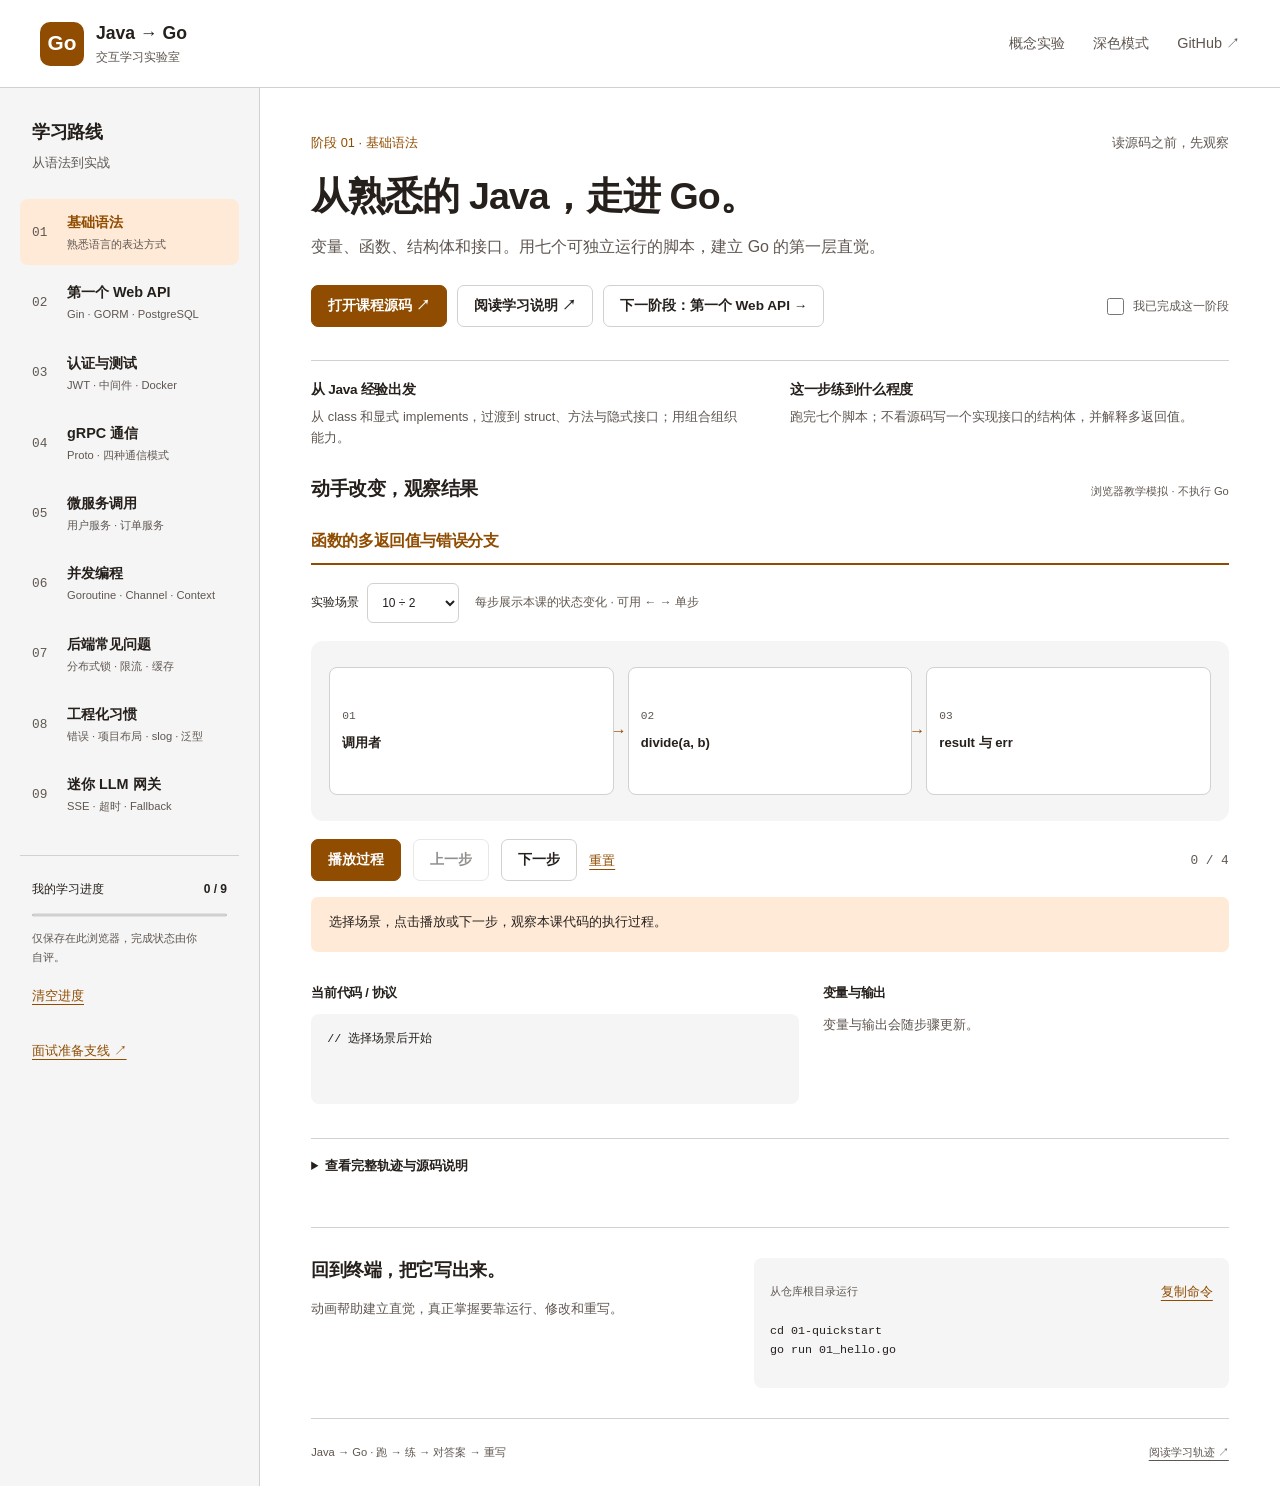
<file: web/index.html>
<!doctype html>
<html lang="zh-CN">
<head>
  <meta charset="utf-8"><meta name="viewport" content="width=device-width, initial-scale=1">
  <title>Java → Go · 交互学习实验室</title>
  <meta name="description" content="面向 Java 开发者的 Go 交互学习实验室。九阶段课程各有对应实验：函数、API、JWT、gRPC、微服务、Channel、限流、错误链、SSE，连接真实源码与练习。">
  <link rel="canonical" href="https://hwj123hwj.github.io/go-learning-for-java-dev/">
  <meta name="theme-color" content="#97502e">
  <meta property="og:title" content="Java → Go · 交互学习实验室">
  <meta property="og:description" content="面向 Java 开发者的 Go 交互学习实验室。九阶段课程各有对应实验：函数、API、JWT、gRPC、微服务、Channel、限流、错误链、SSE。">
  <meta property="og:type" content="website">
  <meta property="og:url" content="https://hwj123hwj.github.io/go-learning-for-java-dev/">
  <meta property="og:image" content="https://hwj123hwj.github.io/go-learning-for-java-dev/og-card.png">
  <meta property="og:image:width" content="1200">
  <meta property="og:image:height" content="630">
  <meta name="twitter:card" content="summary_large_image">
  <link rel="apple-touch-icon" href="icon-192.png">
  <link rel="icon" href="favicon.svg" type="image/svg+xml"><link rel="manifest" href="manifest.webmanifest"><link rel="stylesheet" href="styles.css">
  <script>try{var t=localStorage.getItem('java-go-theme-v1');if(t==='dark'||t==='light')document.documentElement.dataset.theme=t}catch(e){}</script>
  <script type="module" src="app.mjs"></script>
</head>
<body>
<a class="skip" href="#lesson">跳到课程内容</a>
<header class="header"><a class="brand" href="#course-01"><span class="brand-symbol">Go</span><span>Java → Go <small>交互学习实验室</small></span></a><nav aria-label="主导航"><a href="#labs">概念实验</a><button id="theme-toggle" type="button" class="theme-toggle">深色模式</button><a href="https://github.com/hwj123hwj/go-learning-for-java-dev">GitHub ↗</a></nav></header>
<div class="workspace">
  <aside class="curriculum" aria-label="课程路线">
    <div class="sidebar-heading"><h2>学习路线</h2><span>从语法到实战</span></div>
    <div id="course-list"></div>
    <div class="progress-box"><label for="course-progress">我的学习进度 <strong id="progress-count">0 / 9</strong></label><progress id="course-progress" max="9" value="0"></progress><p id="storage-note">仅保存在此浏览器，完成状态由你自评。</p><button id="clear-progress" type="button" class="text-button">清空进度</button></div>
    <a class="branch-link" href="https://github.com/hwj123hwj/go-learning-for-java-dev/tree/main/interview-prep">面试准备支线 ↗</a>
  </aside>
  <main id="lesson">
    <section class="lesson-intro" aria-labelledby="lesson-title">
      <div class="lesson-topline"><span id="lesson-stage">阶段 01 · 基础语法</span><span class="reading-tag">读源码之前，先观察</span></div>
      <h1 id="lesson-title">从熟悉的 Java，走进 Go。</h1>
      <p id="lesson-description" class="lead">变量、函数、结构体和接口。用七个可独立运行的脚本，建立 Go 的第一层直觉。</p>
      <div class="lesson-actions"><a id="lesson-source" class="button primary" href="https://github.com/hwj123hwj/go-learning-for-java-dev/tree/main/01-quickstart">打开课程源码 ↗</a><a id="lesson-exercises" class="button" href="https://github.com/hwj123hwj/go-learning-for-java-dev/blob/main/01-quickstart/README.md">进入练习 ↗</a><a id="lesson-next" class="button" hidden>下一阶段 →</a><label class="completion"><input id="lesson-complete" type="checkbox">我已完成这一阶段</label></div>
    </section>
    <section class="lesson-notes" aria-label="本课学习要点"><div><h2>从 Java 经验出发</h2><p id="java-bridge"></p></div><div><h2>这一步练到什么程度</h2><p id="lesson-goal"></p></div></section>
    <section id="labs" class="labs" aria-labelledby="labs-title">
      <div class="section-title"><h2 id="labs-title">动手改变，观察结果</h2><span>浏览器教学模拟 · 不执行 Go</span></div>
      <h3 id="lab-title" class="course-lab-title">本课实验</h3>
      <div id="course-panel" aria-labelledby="lab-title" hidden>
        <div class="lab-toolbar"><label>实验场景 <select class="course-scenario"></select></label><span>每步展示本课的状态变化 · 可用 ← → 单步</span></div>
        <div class="course-diagram" aria-label="执行过程"></div>
        <div class="playback"><button type="button" class="button primary" data-action="play">播放过程</button><button type="button" class="button" data-action="previous">上一步</button><button type="button" class="button" data-action="next">下一步</button><button type="button" class="text-button" data-action="reset">重置</button><span class="course-frame-count"></span></div>
        <p class="course-frame-message lab-message" role="status"></p>
        <div class="course-details"><div><h3>当前代码 / 协议</h3><pre><code class="course-frame-code"></code></pre></div><div><h3>变量与输出</h3><dl class="course-values"></dl></div></div>
        <details class="explanation"><summary>查看完整轨迹与源码说明</summary><ol class="course-trace"></ol><p class="course-lab-note"></p><a class="course-lab-source">对照课程源码 ↗</a></details>
      </div>
      <div id="channel-panel" aria-labelledby="lab-title" hidden>
        <div class="lab-toolbar"><label>Channel 容量 <select id="capacity"><option value="0">0 · 无缓冲</option><option value="2" selected>2 · 有缓冲</option><option value="4">4 · 有缓冲</option></select></label><span id="channel-kind">缓冲区可容纳 2 个值</span><button id="channel-reset" class="text-button" type="button">重置实验</button></div>
        <div class="channel-stage" aria-label="发送者、Channel 和接收者状态">
          <div class="actor"><span class="actor-type">goroutine A</span><h3>发送者</h3><div id="sender-value" class="actor-value">准备发送 1</div><span id="sender-state" class="state">就绪</span><button id="send" type="button" class="button">发送一个值 →</button></div>
          <div class="channel-middle"><span class="connection-arrow" aria-hidden="true">→</span><div class="buffer-label"><code>ch := make(chan int, 2)</code></div><div id="buffer" class="buffer" aria-label="Channel 缓冲区"></div><div id="buffer-count">0 / 2 已使用</div><span class="connection-arrow" aria-hidden="true">→</span></div>
          <div class="actor"><span class="actor-type">goroutine B</span><h3>接收者</h3><div id="receiver-value" class="actor-value">尚未接收</div><span id="receiver-state" class="state">就绪</span><button id="receive" type="button" class="button">← 接收一个值</button></div>
        </div>
        <p id="channel-message" class="lab-message" role="status">先发送两次，再试着发送第三次。缓冲区满时会发生什么？</p>
        <div class="lab-footer"><button id="channel-close" type="button" class="text-button">关闭 Channel</button><span id="close-note">由发送方关闭；关闭后可以继续读完缓冲值。</span></div>
        <details class="explanation"><summary>为什么这和 Java 的队列不完全一样？</summary><p>有缓冲 Channel 可以类比有界 BlockingQueue，但容量为 0 时，发送与接收必须配对；它更接近一次交接。Channel 也有关闭语义：缓冲读完后返回零值与 ok=false。这个实验每侧只模拟一个 goroutine，一侧阻塞后不能继续执行下一次操作。</p><a href="https://github.com/hwj123hwj/go-learning-for-java-dev/blob/main/06-concurrency/03_channel/main.go">对照 03_channel/main.go ↗</a></details>
      </div>
      <div id="gateway-panel" aria-labelledby="lab-title" hidden>
        <div class="lab-toolbar"><label>上游 A 的行为 <select id="scenario"><option value="success">正常流式响应</option><option value="fallback">返回 503，切换 B</option><option value="invalid">返回 400，停止请求</option><option value="partial">输出后发生读错误</option><option value="cancel">客户端在流中取消</option></select></label><span>每一步对应一次链路状态变化 · 可用 ← → 单步</span></div>
        <div class="gateway-stage"><div class="route-node" data-node="client"><small>请求入口</small><h3>客户端</h3><span>POST /chat/completions</span></div><span class="route-arrow" aria-hidden="true">→</span><div class="route-node" data-node="proxy"><small>Chain.Stream</small><h3>Go 代理</h3><span>校验 · 转发 · Flush</span></div><span class="route-arrow" aria-hidden="true">→</span><div class="upstreams"><div class="route-node" data-node="a"><h3>上游 A</h3><span>首选</span></div><div class="route-node" data-node="b"><h3>上游 B</h3><span>备用</span></div></div></div>
        <div class="playback"><button id="play" class="button primary" type="button">播放过程</button><button id="step-back" class="button" type="button" disabled>上一步</button><button id="step" class="button" type="button">下一步</button><button id="gateway-reset" class="text-button" type="button">重置</button><span id="step-count">0 / 0</span></div>
        <p id="gateway-message" class="lab-message" role="status">选择场景后播放，或逐步查看。</p>
        <div class="stream-output"><div><h3>客户端收到的内容</h3><p id="stream-text">等待请求…</p><span id="stream-state">尚未发送</span></div><div><h3>事件轨迹</h3><ol id="trace"><li>点击“播放过程”开始。</li></ol></div></div>
        <details class="explanation"><summary>动画与本仓库的实现有什么对应关系？</summary><p>这里演示流式路径：A 返回可切换的错误（例如 503）时直接尝试 B，不在 A 上重试。400 是不可重试错误。进入流读取后产生的读错误会原样返回，不再 fallback；客户端取消会结束请求。非流式路径才会按 ATTEMPTS 在同一上游重试。本动画的“断流”特指读取返回错误，并不等同于所有提前 EOF 场景。</p><a href="https://github.com/hwj123hwj/go-learning-for-java-dev/blob/main/09-streaming-proxy/internal/provider/chain.go">对照 provider/chain.go ↗</a></details>
      </div>
    </section>
    <section class="practice" aria-labelledby="practice-title"><div><h2 id="practice-title">回到终端，把它写出来。</h2><p id="practice-description">动画帮助建立直觉，真正掌握要靠运行、修改和重写。</p><a id="solution-link" href="https://github.com/hwj123hwj/go-learning-for-java-dev/blob/main/06-concurrency/SOLUTIONS.md">完成练习后再看答案 ↗</a></div><div class="command-panel"><div><span>从仓库根目录运行</span><button id="copy-command" type="button" class="text-button">复制命令</button></div><pre><code id="lesson-command"></code></pre><p id="copy-status" role="status"></p></div></section>
    <footer>Java → Go · 跑 → 练 → 对答案 → 重写 <a href="https://github.com/hwj123hwj/go-learning-for-java-dev/blob/main/JOURNEY.md">阅读学习轨迹 ↗</a></footer>
  </main>
</div>
<noscript>交互实验需要 JavaScript。<a href="https://github.com/hwj123hwj/go-learning-for-java-dev">打开完整课程与源码</a>。</noscript>
</body></html>
</file>
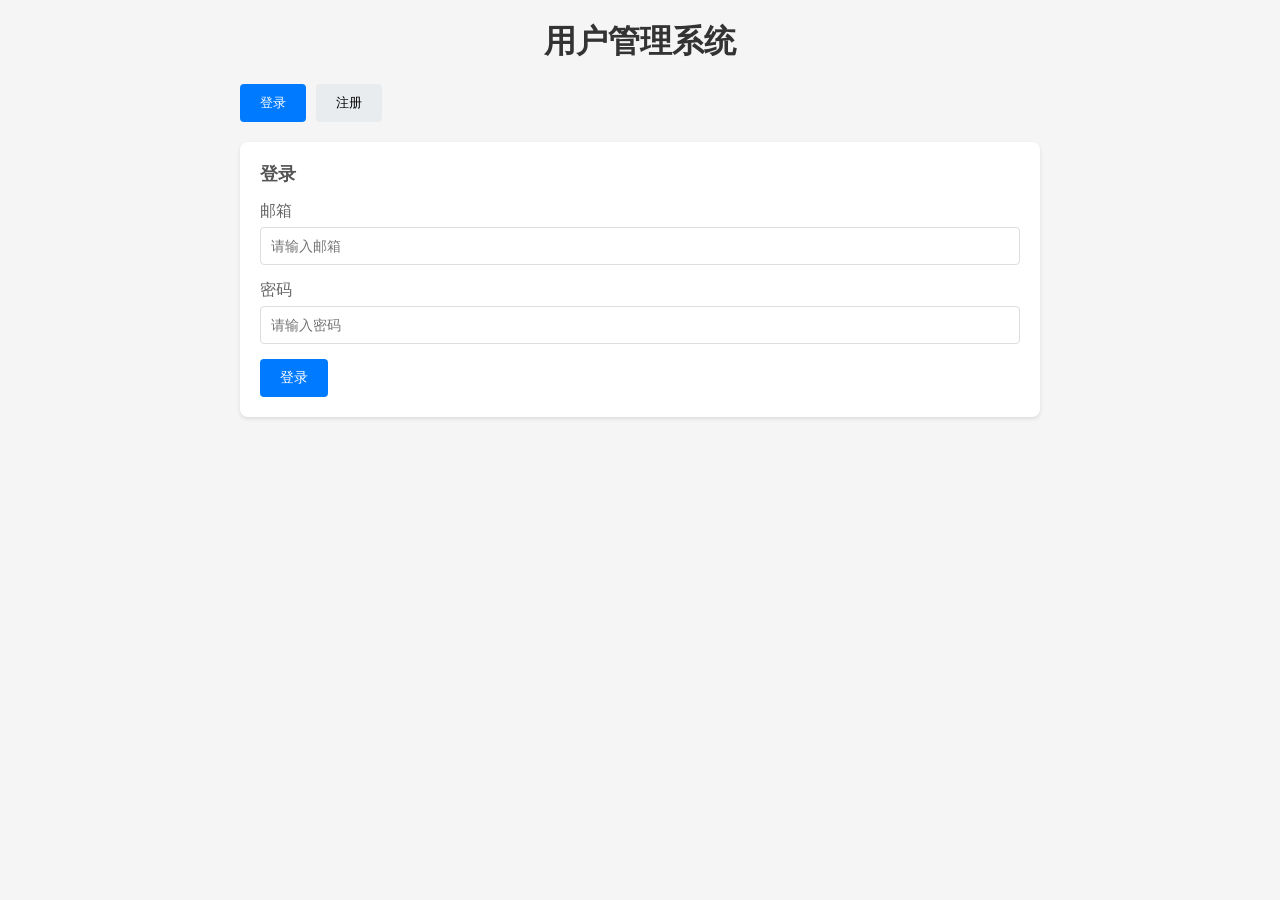
<file: 03-user-api-advanced/static/index.html>
<!DOCTYPE html>
<html lang="zh-CN">
<head>
    <meta charset="UTF-8">
    <meta name="viewport" content="width=device-width, initial-scale=1.0">
    <title>用户管理系统</title>
    <style>
        * { margin: 0; padding: 0; box-sizing: border-box; }
        body { font-family: -apple-system, BlinkMacSystemFont, 'Segoe UI', Roboto, sans-serif; background: #f5f5f5; padding: 20px; }
        .container { max-width: 800px; margin: 0 auto; }
        h1 { color: #333; margin-bottom: 20px; text-align: center; }
        .card { background: white; border-radius: 8px; padding: 20px; margin-bottom: 20px; box-shadow: 0 2px 4px rgba(0,0,0,0.1); }
        .card h2 { color: #555; margin-bottom: 15px; font-size: 18px; }
        .form-group { margin-bottom: 15px; }
        .form-group label { display: block; margin-bottom: 5px; color: #666; }
        .form-group input { width: 100%; padding: 10px; border: 1px solid #ddd; border-radius: 4px; font-size: 14px; }
        .btn { padding: 10px 20px; border: none; border-radius: 4px; cursor: pointer; font-size: 14px; margin-right: 5px; }
        .btn-primary { background: #007bff; color: white; }
        .btn-primary:hover { background: #0056b3; }
        .btn-danger { background: #dc3545; color: white; }
        .btn-danger:hover { background: #c82333; }
        .btn-warning { background: #ffc107; color: #333; }
        .btn-warning:hover { background: #e0a800; }
        .btn-success { background: #28a745; color: white; }
        .btn-success:hover { background: #218838; }
        table { width: 100%; border-collapse: collapse; }
        th, td { padding: 12px; text-align: left; border-bottom: 1px solid #eee; }
        th { background: #f8f9fa; color: #333; }
        .actions { display: flex; gap: 5px; }
        .empty { text-align: center; color: #999; padding: 20px; }
        .toast { position: fixed; top: 20px; right: 20px; padding: 15px 25px; border-radius: 4px; color: white; z-index: 1000; }
        .toast.success { background: #28a745; }
        .toast.error { background: #dc3545; }
        .hidden { display: none; }
        .user-info { display: flex; justify-content: space-between; align-items: center; margin-bottom: 20px; padding: 10px; background: #e7f3ff; border-radius: 4px; }
        .tabs { display: flex; gap: 10px; margin-bottom: 20px; }
        .tab { padding: 10px 20px; border: none; background: #e9ecef; border-radius: 4px; cursor: pointer; }
        .tab.active { background: #007bff; color: white; }
    </style>
</head>
<body>
    <div class="container">
        <h1>用户管理系统</h1>
        
        <div id="auth-section">
            <div class="tabs">
                <button class="tab active" onclick="showTab('login')">登录</button>
                <button class="tab" onclick="showTab('register')">注册</button>
            </div>
            
            <div id="login-form" class="card">
                <h2>登录</h2>
                <form onsubmit="login(event)">
                    <div class="form-group">
                        <label>邮箱</label>
                        <input type="email" id="login-email" placeholder="请输入邮箱" required>
                    </div>
                    <div class="form-group">
                        <label>密码</label>
                        <input type="password" id="login-password" placeholder="请输入密码" required>
                    </div>
                    <button type="submit" class="btn btn-primary">登录</button>
                </form>
            </div>
            
            <div id="register-form" class="card hidden">
                <h2>注册</h2>
                <form onsubmit="register(event)">
                    <div class="form-group">
                        <label>姓名</label>
                        <input type="text" id="reg-name" placeholder="请输入姓名" required>
                    </div>
                    <div class="form-group">
                        <label>邮箱</label>
                        <input type="email" id="reg-email" placeholder="请输入邮箱" required>
                    </div>
                    <div class="form-group">
                        <label>密码</label>
                        <input type="password" id="reg-password" placeholder="请输入密码（至少6位）" required minlength="6">
                    </div>
                    <div class="form-group">
                        <label>年龄</label>
                        <input type="number" id="reg-age" placeholder="请输入年龄" required>
                    </div>
                    <button type="submit" class="btn btn-success">注册</button>
                </form>
            </div>
        </div>
        
        <div id="main-section" class="hidden">
            <div class="user-info">
                <span>欢迎，<strong id="username"></strong></span>
                <button class="btn btn-danger" onclick="logout()">退出</button>
            </div>
            
            <div class="card">
                <h2 id="form-title">添加用户</h2>
                <form id="user-form">
                    <input type="hidden" id="user-id">
                    <div class="form-group">
                        <label>姓名</label>
                        <input type="text" id="name" placeholder="请输入姓名" required>
                    </div>
                    <div class="form-group">
                        <label>邮箱</label>
                        <input type="email" id="email" placeholder="请输入邮箱" required>
                    </div>
                    <div class="form-group">
                        <label>年龄</label>
                        <input type="number" id="age" placeholder="请输入年龄" required>
                    </div>
                    <button type="submit" class="btn btn-primary">保存</button>
                    <button type="button" class="btn" id="cancel-btn" style="display:none;">取消</button>
                </form>
            </div>

            <div class="card">
                <h2>用户列表</h2>
                <table>
                    <thead>
                        <tr>
                            <th>ID</th>
                            <th>姓名</th>
                            <th>邮箱</th>
                            <th>年龄</th>
                            <th>操作</th>
                        </tr>
                    </thead>
                    <tbody id="user-list"></tbody>
                </table>
            </div>
        </div>
    </div>

    <script>
        const API_URL = 'http://localhost:8080/api';
        let token = localStorage.getItem('token');
        let currentUser = JSON.parse(localStorage.getItem('user') || 'null');

        document.addEventListener('DOMContentLoaded', function() {
            if (token && currentUser) {
                showMainSection();
            }
        });

        function showTab(tabName) {
            document.querySelectorAll('.tab').forEach(function(t) {
                t.classList.remove('active');
            });
            event.target.classList.add('active');
            
            if (tabName === 'login') {
                document.getElementById('login-form').classList.remove('hidden');
                document.getElementById('register-form').classList.add('hidden');
            } else {
                document.getElementById('login-form').classList.add('hidden');
                document.getElementById('register-form').classList.remove('hidden');
            }
        }

        async function login(e) {
            e.preventDefault();
            const email = document.getElementById('login-email').value;
            const password = document.getElementById('login-password').value;
            
            try {
                const res = await fetch(API_URL + '/auth/login', {
                    method: 'POST',
                    headers: { 'Content-Type': 'application/json' },
                    body: JSON.stringify({ email: email, password: password })
                });
                const data = await res.json();
                
                if (data.code === 0) {
                    token = data.data.token;
                    currentUser = data.data.user;
                    localStorage.setItem('token', token);
                    localStorage.setItem('user', JSON.stringify(currentUser));
                    showToast('登录成功', 'success');
                    showMainSection();
                } else {
                    showToast(data.message, 'error');
                }
            } catch (err) {
                showToast('登录失败', 'error');
            }
        }

        async function register(e) {
            e.preventDefault();
            const name = document.getElementById('reg-name').value;
            const email = document.getElementById('reg-email').value;
            const password = document.getElementById('reg-password').value;
            const age = parseInt(document.getElementById('reg-age').value);
            
            try {
                const res = await fetch(API_URL + '/auth/register', {
                    method: 'POST',
                    headers: { 'Content-Type': 'application/json' },
                    body: JSON.stringify({ name: name, email: email, password: password, age: age })
                });
                const data = await res.json();
                
                if (data.code === 0) {
                    showToast('注册成功，请登录', 'success');
                    showTab('login');
                    document.getElementById('login-email').value = email;
                } else {
                    showToast(data.message, 'error');
                }
            } catch (err) {
                showToast('注册失败', 'error');
            }
        }

        function logout() {
            token = null;
            currentUser = null;
            localStorage.removeItem('token');
            localStorage.removeItem('user');
            document.getElementById('auth-section').classList.remove('hidden');
            document.getElementById('main-section').classList.add('hidden');
            showToast('已退出登录', 'success');
        }

        function showMainSection() {
            document.getElementById('auth-section').classList.add('hidden');
            document.getElementById('main-section').classList.remove('hidden');
            document.getElementById('username').textContent = currentUser.name;
            loadUsers();
        }

        document.getElementById('user-form').addEventListener('submit', async function(e) {
            e.preventDefault();
            const id = document.getElementById('user-id').value;
            const user = {
                name: document.getElementById('name').value,
                email: document.getElementById('email').value,
                age: parseInt(document.getElementById('age').value)
            };

            try {
                if (id) {
                    await fetch(API_URL + '/users/' + id, {
                        method: 'PUT',
                        headers: { 
                            'Content-Type': 'application/json',
                            'Authorization': 'Bearer ' + token
                        },
                        body: JSON.stringify(user)
                    });
                    showToast('更新成功', 'success');
                } else {
                    await fetch(API_URL + '/users', {
                        method: 'POST',
                        headers: { 
                            'Content-Type': 'application/json',
                            'Authorization': 'Bearer ' + token
                        },
                        body: JSON.stringify(user)
                    });
                    showToast('创建成功', 'success');
                }
                resetForm();
                loadUsers();
            } catch (err) {
                showToast('操作失败', 'error');
            }
        });

        document.getElementById('cancel-btn').addEventListener('click', resetForm);

        async function loadUsers() {
            try {
                const res = await fetch(API_URL + '/users', {
                    headers: { 'Authorization': 'Bearer ' + token }
                });
                const data = await res.json();
                
                if (data.code !== 0) {
                    showToast(data.message, 'error');
                    return;
                }
                
                const users = data.data;
                const tbody = document.getElementById('user-list');
                
                if (users.length === 0) {
                    tbody.innerHTML = '<tr><td colspan="5" class="empty">暂无数据</td></tr>';
                    return;
                }

                tbody.innerHTML = users.map(function(u) {
                    return '<tr>' +
                        '<td>' + u.id + '</td>' +
                        '<td>' + u.name + '</td>' +
                        '<td>' + u.email + '</td>' +
                        '<td>' + u.age + '</td>' +
                        '<td class="actions">' +
                            '<button class="btn btn-warning" onclick="editUser(' + u.id + ', \'' + u.name + '\', \'' + u.email + '\', ' + u.age + ')">编辑</button>' +
                            '<button class="btn btn-danger" onclick="deleteUser(' + u.id + ')">删除</button>' +
                        '</td>' +
                    '</tr>';
                }).join('');
            } catch (err) {
                showToast('加载失败', 'error');
            }
        }

        function editUser(id, name, email, age) {
            document.getElementById('user-id').value = id;
            document.getElementById('name').value = name;
            document.getElementById('email').value = email;
            document.getElementById('age').value = age;
            document.getElementById('form-title').textContent = '编辑用户';
            document.getElementById('cancel-btn').style.display = 'inline-block';
        }

        async function deleteUser(id) {
            if (!confirm('确定删除该用户？')) return;
            try {
                await fetch(API_URL + '/users/' + id, { 
                    method: 'DELETE',
                    headers: { 'Authorization': 'Bearer ' + token }
                });
                showToast('删除成功', 'success');
                loadUsers();
            } catch (err) {
                showToast('删除失败', 'error');
            }
        }

        function resetForm() {
            document.getElementById('user-form').reset();
            document.getElementById('user-id').value = '';
            document.getElementById('form-title').textContent = '添加用户';
            document.getElementById('cancel-btn').style.display = 'none';
        }

        function showToast(msg, type) {
            const toast = document.createElement('div');
            toast.className = 'toast ' + type;
            toast.textContent = msg;
            document.body.appendChild(toast);
            setTimeout(function() { toast.remove(); }, 2000);
        }
    </script>
</body>
</html>
</file>
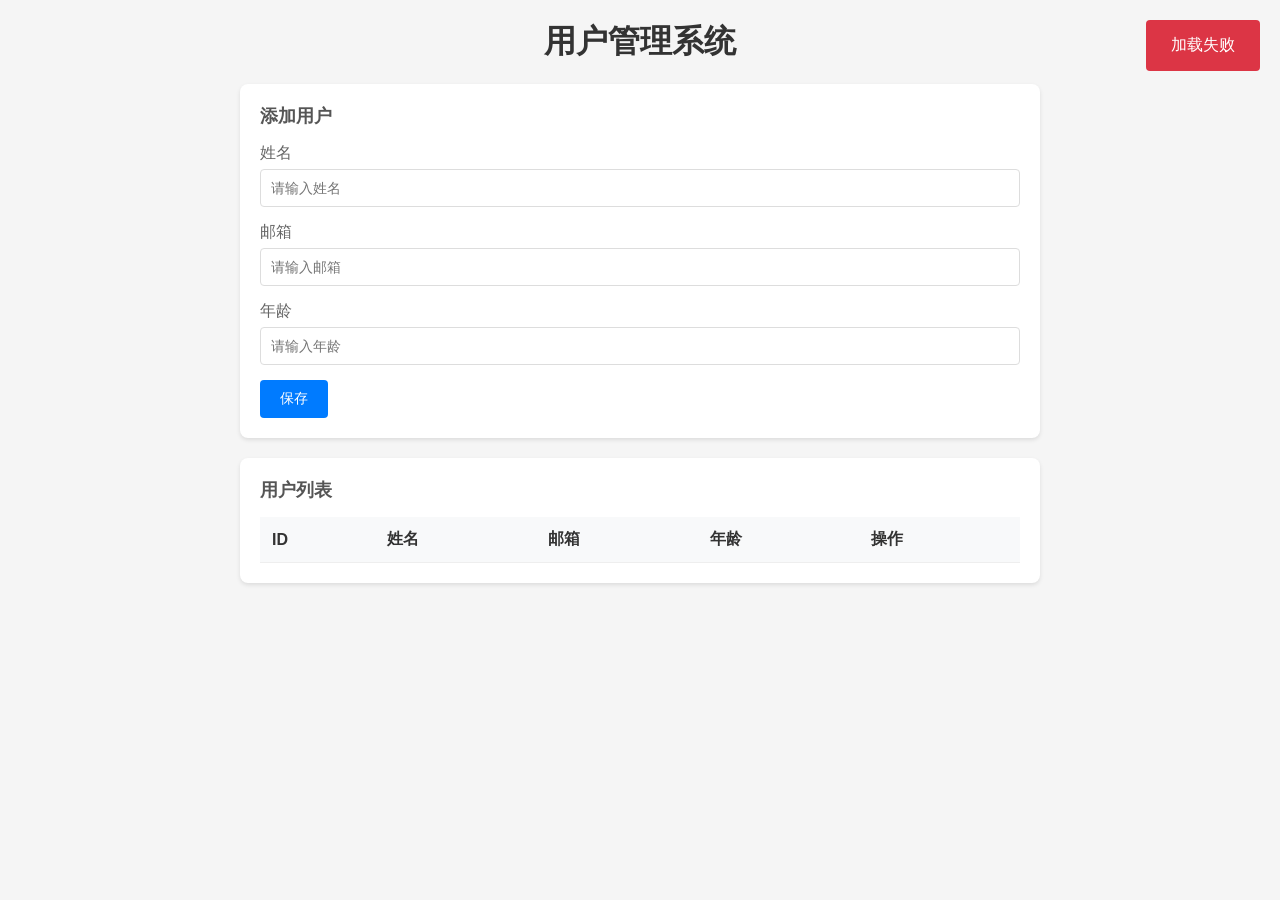
<file: user-api/static/index.html>
<!DOCTYPE html>
<html lang="zh-CN">
<head>
    <meta charset="UTF-8">
    <meta name="viewport" content="width=device-width, initial-scale=1.0">
    <title>用户管理系统</title>
    <style>
        * { margin: 0; padding: 0; box-sizing: border-box; }
        body { font-family: -apple-system, BlinkMacSystemFont, 'Segoe UI', Roboto, sans-serif; background: #f5f5f5; padding: 20px; }
        .container { max-width: 800px; margin: 0 auto; }
        h1 { color: #333; margin-bottom: 20px; text-align: center; }
        .card { background: white; border-radius: 8px; padding: 20px; margin-bottom: 20px; box-shadow: 0 2px 4px rgba(0,0,0,0.1); }
        .card h2 { color: #555; margin-bottom: 15px; font-size: 18px; }
        .form-group { margin-bottom: 15px; }
        .form-group label { display: block; margin-bottom: 5px; color: #666; }
        .form-group input { width: 100%; padding: 10px; border: 1px solid #ddd; border-radius: 4px; font-size: 14px; }
        .btn { padding: 10px 20px; border: none; border-radius: 4px; cursor: pointer; font-size: 14px; margin-right: 5px; }
        .btn-primary { background: #007bff; color: white; }
        .btn-primary:hover { background: #0056b3; }
        .btn-danger { background: #dc3545; color: white; }
        .btn-danger:hover { background: #c82333; }
        .btn-warning { background: #ffc107; color: #333; }
        .btn-warning:hover { background: #e0a800; }
        table { width: 100%; border-collapse: collapse; }
        th, td { padding: 12px; text-align: left; border-bottom: 1px solid #eee; }
        th { background: #f8f9fa; color: #333; }
        .actions { display: flex; gap: 5px; }
        .empty { text-align: center; color: #999; padding: 20px; }
        .toast { position: fixed; top: 20px; right: 20px; padding: 15px 25px; border-radius: 4px; color: white; z-index: 1000; }
        .toast.success { background: #28a745; }
        .toast.error { background: #dc3545; }
    </style>
</head>
<body>
    <div class="container">
        <h1>用户管理系统</h1>
        
        <div class="card">
            <h2 id="form-title">添加用户</h2>
            <form id="user-form">
                <input type="hidden" id="user-id">
                <div class="form-group">
                    <label>姓名</label>
                    <input type="text" id="name" placeholder="请输入姓名" required>
                </div>
                <div class="form-group">
                    <label>邮箱</label>
                    <input type="email" id="email" placeholder="请输入邮箱" required>
                </div>
                <div class="form-group">
                    <label>年龄</label>
                    <input type="number" id="age" placeholder="请输入年龄" required>
                </div>
                <button type="submit" class="btn btn-primary">保存</button>
                <button type="button" class="btn" id="cancel-btn" style="display:none;">取消</button>
            </form>
        </div>

        <div class="card">
            <h2>用户列表</h2>
            <table>
                <thead>
                    <tr>
                        <th>ID</th>
                        <th>姓名</th>
                        <th>邮箱</th>
                        <th>年龄</th>
                        <th>操作</th>
                    </tr>
                </thead>
                <tbody id="user-list"></tbody>
            </table>
        </div>
    </div>

    <script>
        const API_URL = 'http://localhost:8080/api/users';
        
        document.addEventListener('DOMContentLoaded', loadUsers);

        document.getElementById('user-form').addEventListener('submit', async (e) => {
            e.preventDefault();
            const id = document.getElementById('user-id').value;
            const user = {
                name: document.getElementById('name').value,
                email: document.getElementById('email').value,
                age: parseInt(document.getElementById('age').value)
            };

            try {
                if (id) {
                    await fetch(`${API_URL}/${id}`, {
                        method: 'PUT',
                        headers: { 'Content-Type': 'application/json' },
                        body: JSON.stringify(user)
                    });
                    showToast('更新成功', 'success');
                } else {
                    await fetch(API_URL, {
                        method: 'POST',
                        headers: { 'Content-Type': 'application/json' },
                        body: JSON.stringify(user)
                    });
                    showToast('创建成功', 'success');
                }
                resetForm();
                loadUsers();
            } catch (err) {
                showToast('操作失败', 'error');
            }
        });

        document.getElementById('cancel-btn').addEventListener('click', resetForm);

        async function loadUsers() {
            try {
                const res = await fetch(API_URL);
                const users = await res.json();
                const tbody = document.getElementById('user-list');
                
                if (users.length === 0) {
                    tbody.innerHTML = '<tr><td colspan="5" class="empty">暂无数据</td></tr>';
                    return;
                }

                tbody.innerHTML = users.map(u => `
                    <tr>
                        <td>${u.id}</td>
                        <td>${u.name}</td>
                        <td>${u.email}</td>
                        <td>${u.age}</td>
                        <td class="actions">
                            <button class="btn btn-warning" onclick="editUser(${u.id}, '${u.name}', '${u.email}', ${u.age})">编辑</button>
                            <button class="btn btn-danger" onclick="deleteUser(${u.id})">删除</button>
                        </td>
                    </tr>
                `).join('');
            } catch (err) {
                showToast('加载失败', 'error');
            }
        }

        function editUser(id, name, email, age) {
            document.getElementById('user-id').value = id;
            document.getElementById('name').value = name;
            document.getElementById('email').value = email;
            document.getElementById('age').value = age;
            document.getElementById('form-title').textContent = '编辑用户';
            document.getElementById('cancel-btn').style.display = 'inline-block';
        }

        async function deleteUser(id) {
            if (!confirm('确定删除该用户？')) return;
            try {
                await fetch(`${API_URL}/${id}`, { method: 'DELETE' });
                showToast('删除成功', 'success');
                loadUsers();
            } catch (err) {
                showToast('删除失败', 'error');
            }
        }

        function resetForm() {
            document.getElementById('user-form').reset();
            document.getElementById('user-id').value = '';
            document.getElementById('form-title').textContent = '添加用户';
            document.getElementById('cancel-btn').style.display = 'none';
        }

        function showToast(msg, type) {
            const toast = document.createElement('div');
            toast.className = `toast ${type}`;
            toast.textContent = msg;
            document.body.appendChild(toast);
            setTimeout(() => toast.remove(), 2000);
        }
    </script>
</body>
</html>
</file>
<file: web/styles.css>
:root{color-scheme:light;--bg:oklch(1 0 0);--surface:oklch(.97 0 0);--ink:oklch(.25 .012 60);--muted:oklch(.46 .015 60);--primary:oklch(.49 .12 60);--tint:oklch(.95 .035 60);--line:oklch(.86 .005 60);--accent:oklch(.36 .065 230);--success:oklch(.4 .07 160);--danger:oklch(.46 .15 25);--danger-weak:oklch(.97 .015 25);font-family:-apple-system,BlinkMacSystemFont,"Segoe UI","PingFang SC","Microsoft YaHei",sans-serif;font-size:16px;line-height:1.65}
@media(prefers-color-scheme:dark){:root:not([data-theme]){color-scheme:dark;--bg:oklch(.17 .012 60);--surface:oklch(.22 .014 60);--ink:oklch(.93 .012 60);--muted:oklch(.72 .02 60);--primary:oklch(.8 .11 62);--tint:oklch(.28 .035 60);--line:oklch(.32 .018 60);--accent:oklch(.75 .07 230);--success:oklch(.72 .09 160);--danger:oklch(.7 .13 25);--danger-weak:oklch(.27 .05 25)}}
:root[data-theme="dark"]{color-scheme:dark;--bg:oklch(.17 .012 60);--surface:oklch(.22 .014 60);--ink:oklch(.93 .012 60);--muted:oklch(.72 .02 60);--primary:oklch(.8 .11 62);--tint:oklch(.28 .035 60);--line:oklch(.32 .018 60);--accent:oklch(.75 .07 230);--success:oklch(.72 .09 160);--danger:oklch(.7 .13 25);--danger-weak:oklch(.27 .05 25)}
*{box-sizing:border-box}body{margin:0;background:var(--bg);color:var(--ink);min-width:320px}a{color:var(--primary);text-underline-offset:4px}button,input,select{font:inherit}button,a,input,select{touch-action:manipulation}button{cursor:pointer}button:disabled{cursor:not-allowed;opacity:.5}button:active:not(:disabled){transform:translateY(1px)}:focus-visible{outline:3px solid var(--primary);outline-offset:4px}h1,h2,h3{line-height:1.35;text-wrap:balance;letter-spacing:-.025em}p{max-width:72ch;text-wrap:pretty}h2{font-size:1.15rem}h3{font-size:1.05rem}code,pre{font-family:ui-monospace,SFMono-Regular,Consolas,monospace}button{transition:background 160ms ease-out,color 160ms ease-out}button:hover:not(:disabled){background:var(--tint)}[hidden]{display:none!important}.skip{position:fixed;top:-80px;left:16px;background:var(--ink);color:var(--bg);padding:12px;z-index:3}.skip:focus{top:12px}
.header{height:88px;padding-inline:40px;border-bottom:1px solid var(--line);display:flex;align-items:center;justify-content:space-between;gap:20px}.brand{display:flex;align-items:center;gap:12px;color:var(--ink);font-weight:750;text-decoration:none;font-size:1.1rem}.brand-symbol{width:44px;height:44px;background:var(--primary);color:var(--bg);border-radius:10px;display:grid;place-items:center;font-weight:800;font-size:1.3rem}.brand small{display:block;color:var(--muted);font-size:.75rem;font-weight:500}.header nav{display:flex;gap:28px;font-size:.9rem}.header nav a{color:var(--muted);text-decoration:none}.theme-toggle{border:0;background:transparent;color:var(--muted);font-size:.9rem;padding:0}.theme-toggle:hover{background:transparent;color:var(--ink)}
.workspace{display:grid;grid-template-columns:260px minmax(0,1fr);max-width:1600px;margin:auto}.curriculum{border-right:1px solid var(--line);padding:32px 20px;background:var(--surface)}.sidebar-heading{padding-inline:12px;margin-bottom:24px}.sidebar-heading h2{margin:0 0 4px}.sidebar-heading span{color:var(--muted);font-size:.8rem}.course-item{display:flex;width:100%;align-items:center;gap:12px;padding:12px;border:0;background:transparent;color:var(--ink);text-align:left;border-radius:8px;margin-bottom:4px;text-decoration:none}.course-item .course-number{font-family:ui-monospace,monospace;font-size:.8rem;color:var(--muted);min-width:23px}.course-item strong{display:block;font-size:.9rem;font-weight:650}.course-item small{display:block;color:var(--muted);font-size:.7rem}.course-item[aria-current="step"]{background:var(--tint);color:var(--primary)}.course-item:hover{background:var(--tint)}.course-done{margin-left:auto;color:var(--success)}.progress-box{padding:24px 12px 0;border-top:1px solid var(--line);margin-top:28px;font-size:.75rem}.progress-box label{display:flex;justify-content:space-between;gap:8px}.progress-box progress{accent-color:var(--primary);width:100%;height:6px;display:block;margin-top:12px}.progress-box p{color:var(--muted);font-size:.7rem}.branch-link{display:block;margin:26px 12px;font-size:.8rem}.text-button{padding:5px 0;min-height:36px;border:0;background:transparent;color:var(--primary);text-decoration:underline;text-underline-offset:4px;font-size:.8rem}
main{min-width:0;padding:44px clamp(24px,4vw,64px) 0}.lesson-topline{display:flex;justify-content:space-between;gap:12px;font-size:.8rem;color:var(--primary)}.reading-tag{color:var(--muted)}h1{font-size:2.35rem;margin:18px 0 12px}.lead{font-size:1rem;color:var(--muted);margin-top:0}.lesson-actions{display:flex;flex-wrap:wrap;gap:10px;align-items:center;margin-top:24px}.button{display:inline-flex;justify-content:center;align-items:center;min-height:42px;padding:8px 16px;border:1px solid var(--line);border-radius:7px;background:var(--bg);color:var(--ink);font-size:.85rem;font-weight:600;text-decoration:none}.button:hover{background:var(--tint)}.primary{background:var(--primary);border-color:var(--primary);color:var(--bg)}.primary:hover:not(:disabled){background:var(--ink);color:var(--bg)}.completion{display:flex;align-items:center;gap:6px;color:var(--muted);font-size:.78rem;margin-left:auto;min-height:44px}.completion input{width:17px;height:17px;accent-color:var(--primary)}.lesson-notes{display:grid;grid-template-columns:1fr 1fr;gap:40px;border-top:1px solid var(--line);margin-top:32px;padding:20px 0 28px}.lesson-notes h2{font-size:.85rem;margin:0 0 6px}.lesson-notes p{font-size:.8rem;color:var(--muted);margin:0}
.labs{scroll-margin-top:20px}.section-title{display:flex;align-items:baseline;justify-content:space-between;gap:15px;margin-bottom:16px}.section-title h2{margin:0;font-size:1.2rem}.section-title span{font-size:.7rem;color:var(--muted)}.lab-tabs{display:flex;border-bottom:1px solid var(--line);gap:24px}.lab-tabs button{min-height:48px;padding:12px 0;border:0;border-bottom:2px solid transparent;background:transparent;color:var(--muted);font-size:.85rem}.lab-tabs button[aria-selected="true"]{color:var(--primary);border-bottom-color:var(--primary);font-weight:700}.lab-toolbar{display:flex;flex-wrap:wrap;align-items:center;gap:16px;padding:18px 0;font-size:.75rem}.lab-toolbar label{display:flex;align-items:center;gap:8px}.lab-toolbar select{max-width:100%;font-size:.75rem;color:var(--ink);padding:8px 26px 8px 10px;border:1px solid var(--line);border-radius:6px;background:var(--bg);min-height:40px}.lab-toolbar>span{color:var(--muted)}.lab-toolbar>.text-button{margin-left:auto}
.channel-stage{display:grid;grid-template-columns:1fr 1.3fr 1fr;gap:16px;background:var(--surface);border-radius:12px;padding:28px 22px;min-height:245px;align-items:center}.actor{text-align:center;min-width:0}.actor-type{color:var(--muted);font-size:.7rem;font-family:ui-monospace,monospace}.actor h3{margin:6px 0 12px}.actor-value{font-size:.85rem;min-height:28px}.state{display:block;font-size:.72rem;color:var(--success);margin:4px 0 18px}.state.waiting{color:var(--primary)}.actor .button{font-size:.75rem;padding:8px 10px;width:100%}.channel-middle{position:relative;text-align:center;min-width:0}.buffer-label{font-size:.65rem;color:var(--muted);overflow-wrap:anywhere}.buffer{display:flex;justify-content:center;gap:7px;margin:20px 0 12px;min-height:46px}.slot{display:grid;place-items:center;width:40px;height:44px;border:1px dashed var(--line);border-radius:6px;color:var(--muted);font:700 1rem ui-monospace,monospace;background:var(--bg)}.slot.filled{background:var(--primary);color:var(--bg);border-color:var(--primary);animation:arrive 220ms ease-out}.handoff{display:flex;align-items:center;justify-content:center;border:1px dashed var(--line);border-radius:7px;padding:8px;font-size:.72rem;color:var(--muted);width:100%}#buffer-count{font-size:.7rem;color:var(--muted)}.connection-arrow{position:absolute;top:45%;font-size:1.3rem;color:var(--primary)}.connection-arrow:first-child{left:-15px}.connection-arrow:last-child{right:-15px}.lab-message{padding:14px 18px;background:var(--tint);color:var(--ink);border-radius:7px;font-size:.82rem;margin:16px 0;max-width:none;min-height:55px}.lab-footer{display:flex;align-items:center;gap:18px}.lab-footer span{color:var(--muted);font-size:.7rem}.explanation{margin-top:18px;border-top:1px solid var(--line);padding-top:16px;font-size:.8rem}.explanation summary{cursor:pointer;min-height:32px;font-weight:600}.explanation p{color:var(--muted)}
.gateway-stage{display:flex;align-items:center;gap:12px;background:var(--surface);padding:26px 20px;border-radius:12px;min-height:245px}.route-node{flex:1;padding:16px 12px;border:1px solid var(--line);border-radius:8px;background:var(--bg);min-width:0;transition:background 200ms ease-out,border-color 200ms ease-out}.route-node h3{margin:6px 0}.route-node small,.route-node span{font-size:.65rem;color:var(--muted);display:block;overflow-wrap:anywhere}.route-node.active{background:var(--tint);border-color:var(--primary)}.route-node.failed{border-color:var(--danger);background:var(--danger-weak)}.route-arrow{color:var(--primary)}.upstreams{flex:1;display:flex;flex-direction:column;gap:8px}.upstreams .route-node{padding:8px 12px}.playback{display:flex;align-items:center;flex-wrap:wrap;gap:12px;margin-top:18px}.playback>span{margin-left:auto;font: .8rem ui-monospace,monospace;color:var(--muted)}.stream-output{display:grid;grid-template-columns:1fr 1fr;gap:28px;padding:8px 0}.stream-output h3{font-size:.8rem;margin:0 0 12px}.stream-output p{min-height:44px;margin:0 0 6px;font-size:1.1rem}.stream-output span{font-size:.7rem;color:var(--muted)}#trace{font: .7rem/1.8 ui-monospace,monospace;margin:0;padding-left:22px;min-height:126px;color:var(--muted)}
.practice{display:grid;grid-template-columns:1fr 1.15fr;gap:30px;margin-top:40px;padding-block:30px;border-top:1px solid var(--line)}.practice h2{margin-top:0}.practice p,.practice a{font-size:.8rem;color:var(--muted)}.command-panel{min-width:0;border-radius:8px;background:var(--surface);padding:16px}.command-panel>div{display:flex;align-items:center;justify-content:space-between;gap:8px;font-size:.7rem;color:var(--muted)}pre{margin:12px 0;font-size:.73rem;white-space:pre-wrap;overflow-wrap:anywhere}.command-panel p{margin:0}footer{display:flex;justify-content:space-between;gap:16px;padding-block:24px;border-top:1px solid var(--line);font-size:.7rem;color:var(--muted)}footer a{color:var(--muted)}noscript{padding:16px;display:block}@keyframes arrive{from{transform:translateY(-8px);opacity:.4}to{transform:translateY(0);opacity:1}}
@media(min-width:1300px){.curriculum{padding-inline:24px}.workspace{grid-template-columns:280px minmax(0,1fr)}}
@media(max-width:1050px){.workspace{grid-template-columns:220px minmax(0,1fr)}main{padding-inline:24px}.completion{margin-left:0}.channel-stage{gap:12px;padding:22px 12px}.reading-tag{display:none}.section-title{display:block}.section-title span{display:block;margin-top:6px}.practice{grid-template-columns:1fr}.gateway-stage{gap:6px;padding:22px 10px}}
@media(max-width:760px){.header{height:76px;padding-inline:18px}.header nav{gap:16px;font-size:.75rem}.workspace{display:block}.curriculum{border-right:0;border-bottom:1px solid var(--line);padding:18px}.sidebar-heading{display:none}#course-list{display:flex;overflow-x:auto;gap:6px;padding-bottom:8px}.course-item{min-width:150px;margin:0}.progress-box{margin:10px 0 0;padding:0;border:0}.progress-box p,.progress-box .text-button,.branch-link{display:none}.progress-box label{font-size:.7rem}.progress-box progress{margin-top:6px}main{padding:28px 18px 0}h1{font-size:1.85rem}.lesson-notes{gap:20px}.lab-toolbar>span{display:none}.lab-tabs{gap:16px}.lab-tabs button{font-size:.78rem}.channel-stage{grid-template-columns:1fr 1.05fr 1fr;padding:22px 10px;gap:12px}.buffer{gap:3px}.slot{width:28px;height:36px;font-size:.8rem}.actor h3{font-size:.95rem}.actor-value{font-size:.7rem}.actor .button{font-size:.68rem;padding:8px 4px}.actor-type{font-size:.6rem}.buffer-label{font-size:.57rem}.connection-arrow{display:none}.lab-footer{align-items:flex-start;gap:16px}.lab-footer button{white-space:nowrap}.stream-output{gap:18px}.route-node{padding:10px 7px}.route-node h3{font-size:.88rem}.route-node span{font-size:.58rem}.gateway-stage{gap:5px}footer{flex-wrap:wrap}.lesson-actions .button{font-size:.78rem}.completion{font-size:.73rem}.lab-toolbar label{flex-wrap:wrap}}
@media(max-width:380px){.header nav a:first-child{display:none}.lesson-notes{grid-template-columns:1fr;gap:16px}.channel-stage{gap:7px;padding-inline:7px}.slot{width:21px}.stream-output{grid-template-columns:1fr}.route-arrow{display:none}}
@media(prefers-reduced-motion:reduce){*,*::before,*::after{animation:none!important;transition:none!important}html{scroll-behavior:auto}}
.course-lab-title{font-size:1rem;margin:0;padding:12px 0;border-bottom:2px solid var(--primary);color:var(--primary)}
.course-diagram{display:flex;gap:14px;align-items:stretch;background:var(--surface);border-radius:12px;padding:26px 18px;min-height:180px}
.concept-node{position:relative;flex:1;min-width:0;display:flex;flex-direction:column;justify-content:center;gap:10px;padding:16px 12px;border:1px solid var(--line);border-radius:8px;background:var(--bg);transition:background 180ms ease-out,border-color 180ms ease-out}
.concept-node:not(:last-child)::after{content:'→';position:absolute;right:-14px;color:var(--primary)}
.concept-node.current{border-color:var(--primary);background:var(--tint)}
.concept-node.failed{border-color:var(--danger)}
.concept-node strong{font-size:.82rem;overflow-wrap:anywhere}.concept-number{font:.7rem ui-monospace,monospace;color:var(--muted)}.concept-marker{font-size:.65rem;color:var(--primary)}
.course-details{display:grid;grid-template-columns:1.2fr 1fr;gap:24px;padding:16px 0}.course-details>div{min-width:0}.course-details h3{font-size:.8rem;margin:0 0 12px}.course-details pre{padding:16px;background:var(--surface);border-radius:8px;min-height:90px;margin:0}.course-values{margin:0;font-size:.8rem}.course-values>div{display:flex;justify-content:space-between;gap:16px;padding:6px 0;border-bottom:1px solid var(--line)}.course-values dt{color:var(--muted)}.course-values dd{margin:0;overflow-wrap:anywhere;text-align:right}.value-empty{color:var(--muted)}.course-trace{padding-left:22px;color:var(--muted)}
@media(max-width:760px){.course-diagram{flex-direction:column;gap:18px;padding:18px}.concept-node{padding:12px;flex-direction:row;justify-content:flex-start;align-items:center;gap:12px;min-height:54px}.concept-node:not(:last-child)::after{content:'↓';right:50%;bottom:-21px}.concept-marker{margin-left:auto}.course-details{grid-template-columns:1fr}.playback .button{font-size:.75rem;padding:8px 12px}}
</file>
